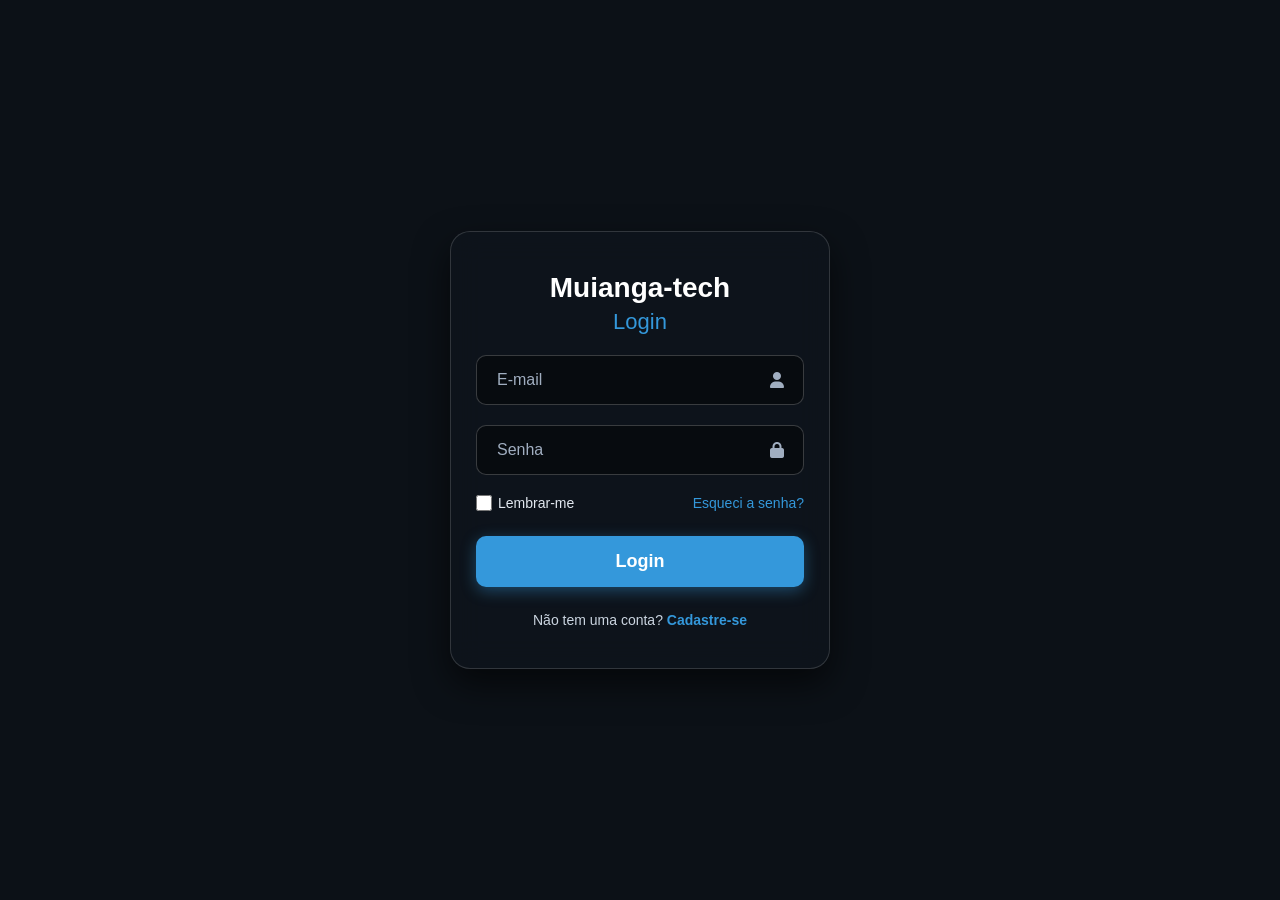
<file: index.html>
<!DOCTYPE html>
<html lang="pt-BR">
<head>
    <meta charset="UTF-8">
    <meta name="viewport" content="width=device-width, initial-scale=1.0">
    <title>Muianga-tech | Portal do Mundo Digital</title>
    <link rel="stylesheet" href="style.css">
    <link rel="stylesheet" href="https://cdnjs.cloudflare.com/ajax/libs/font-awesome/6.4.0/css/all.min.css">
</head>
<body>

    <div class="container">
        
        <div class="form-box" id="loginBox">
            <h2>Muianga-tech<br><span>Login</span></h2>
            
            <form id="loginForm">
                <div class="input-group">
                    <i class="fa-solid fa-user"></i>
                    <input type="email" id="loginEmail" placeholder="E-mail" required>
                </div>
                
                <div class="input-group">
                    <i class="fa-solid fa-lock"></i>
                    <input type="password" id="loginPassword" placeholder="Senha" required>
                </div>
                
                <div class="options">
                    <label><input type="checkbox"> Lembrar-me</label>
                    <a href="#" class="forgot-pass">Esqueci a senha?</a>
                </div>
                
                <button type="submit" class="btn">Login</button>
                
                <p class="switch-text">Não tem uma conta? <a href="#" id="toRegister">Cadastre-se</a></p>
            </form>
        </div>

        <div class="form-box hidden" id="registerBox">
            <h2>Criar Conta</h2>
            
            <form id="registerForm">
                <div class="input-group">
                    <i class="fa-solid fa-user"></i>
                    <input type="text" id="regName" placeholder="Nome Completo" required>
                </div>
                
                <div class="input-group">
                    <i class="fa-solid fa-envelope"></i>
                    <input type="email" id="regEmail" placeholder="E-mail" required>
                </div>
                
                <div class="input-group">
                    <i class="fa-solid fa-lock"></i>
                    <input type="password" id="regPassword" placeholder="Escolha uma Senha" required>
                </div>
                
                <button type="submit" class="btn">Registrar</button>
                
                <p class="switch-text">Já tem uma conta? <a href="#" id="toLogin">Faça Login</a></p>
            </form>
        </div>

    </div>

    <script src="script.js"></script>
</body>
</html>
</file>
<file: style.css>
/* Reset Global */
* {
    margin: 0;
    padding: 0;
    box-sizing: border-box;
    font-family: 'Segoe UI', Roboto, sans-serif;
}

/* Configuração do Corpo e do Teu Fundo Original */
body {
    display: flex;
    justify-content: center;
    align-items: center;
    min-height: 100vh;
    padding: 20px;
    
    /* Cor de segurança escura */
    background-color: #0c1117; 
    
    /* Usa o teu próprio arquivo de imagem que funcionou no print */
     background-image: url('https://images.unsplash.com/photo-1518770660439-4636190af475?q=80&w=1000');

    
    /* Ajustes para a imagem cobrir perfeitamente o ecrã do telemóvel */
    background-position: center;
    background-size: cover;
    background-repeat: no-repeat;
    background-attachment: fixed;
}

/* Container que segura o Card */
.container {
    width: 100%;
    max-width: 380px;
}

/* O Card com o Efeito de Vidro Desfocado Exato da Foto */
.form-box {
    width: 100%;
    /* Mistura de fundo escuro com transparência (60%) */
    background: rgba(15, 22, 30, 0.6); 
    
    /* Aplica o desfoque de fundo na placa de circuito */
    backdrop-filter: blur(15px);
    -webkit-backdrop-filter: blur(15px); 
    
    /* Borda fina e clara para dar o efeito de vidro */
    border: 1px solid rgba(255, 255, 255, 0.15);
    border-radius: 20px;
    padding: 40px 25px;
    box-shadow: 0 15px 35px rgba(0, 0, 0, 0.6);
    transition: all 0.4s ease;
}

/* Títulos */
h2 {
    color: #ffffff;
    font-size: 28px;
    text-align: center;
    margin-bottom: 5px;
    font-weight: 700;
}

h2 span {
    display: block;
    color: #3498db;
    font-size: 22px;
    font-weight: 500;
    margin-top: 5px;
}

/* Grupos de Entrada (Inputs) */
.input-group {
    position: relative;
    width: 100%;
    margin-top: 20px;
}

/* Ícones dentro dos campos à direita */
.input-group i {
    position: absolute;
    right: 20px;
    top: 50%;
    transform: translateY(-50%);
    color: #a0aec0;
    font-size: 16px;
    z-index: 2;
}

/* Inputs Escuros com Texto Branco e Bordas Suaves */
.input-group input {
    width: 100%;
    padding: 15px 45px 15px 20px;
    background: rgba(0, 0, 0, 0.4);
    border: 1px solid rgba(255, 255, 255, 0.2);
    outline: none;
    border-radius: 10px;
    font-size: 16px;
    color: #ffffff;
    transition: all 0.3s;
}

/* Cor do texto de exemplo dentro do input */
.input-group input::placeholder {
    color: #a0aec0;
}

/* Borda azul ao clicar no campo */
.input-group input:focus {
    border-color: #3498db;
    background: rgba(0, 0, 0, 0.6);
    box-shadow: 0 0 10px rgba(52, 152, 219, 0.3);
}

/* Opções (Lembrar-me e Esqueci Senha) - Agora com cores visíveis! */
.options {
    display: flex;
    justify-content: space-between;
    align-items: center;
    color: #e2e8f0; /* Cor clara para ler no fundo escuro */
    font-size: 14px;
    margin-top: 20px;
    margin-bottom: 25px;
}

.options label {
    display: flex;
    align-items: center;
    gap: 6px;
    cursor: pointer;
}

.options input[type="checkbox"] {
    accent-color: #3498db;
    width: 16px;
    height: 16px;
}

.forgot-pass {
    color: #3498db;
    text-decoration: none;
}

.forgot-pass:hover {
    text-decoration: underline;
}

/* Botão Azul Moderno e Chamativo */
.btn {
    width: 100%;
    padding: 15px;
    background: #3498db;
    border: none;
    outline: none;
    border-radius: 10px;
    color: #ffffff;
    font-size: 18px;
    font-weight: 600;
    cursor: pointer;
    transition: all 0.3s ease;
    box-shadow: 0 4px 15px rgba(52, 152, 219, 0.4);
}

.btn:hover {
    background: #2980b9;
    box-shadow: 0 6px 20px rgba(52, 152, 219, 0.6);
}

/* Textos de Alternância (Não tem uma conta? Cadastre-se) */
.switch-text {
    color: #cbd5e1;
    text-align: center;
    margin-top: 25px;
    font-size: 14px;
}

.switch-text a {
    color: #3498db;
    font-weight: 600;
    text-decoration: none;
}

.switch-text a:hover {
    text-decoration: underline;
}

/* Esconder a tela de cadastro inicialmente */
.hidden {
    display: none !important;
}

/* ==========================================
   ESTILOS DO PAINEL DO ALUNO (DASHBOARD)
   ========================================== */

.dashboard-container {
    width: 100%;
    max-width: 1000px;
    min-height: 90vh;
    background: rgba(15, 22, 30, 0.6);
    backdrop-filter: blur(15px);
    -webkit-backdrop-filter: blur(15px);
    border: 1px solid rgba(255, 255, 255, 0.1);
    border-radius: 24px;
    padding: 30px;
    box-shadow: 0 20px 40px rgba(0, 0, 0, 0.6);
    color: #ffffff;
}

/* Cabeçalho */
.dash-header {
    display: flex;
    justify-content: space-between;
    align-items: center;
    border-bottom: 1px solid rgba(255, 255, 255, 0.1);
    padding-bottom: 20px;
    margin-bottom: 30px;
}

.dash-header .logo h2 {
    margin-bottom: 0;
    font-size: 24px;
    background: linear-gradient(45deg, #ffffff, #3498db);
    -webkit-background-clip: text;
    -webkit-text-fill-color: transparent;
}

.user-profile {
    display: flex;
    align-items: center;
    gap: 12px;
    font-size: 16px;
    font-weight: 500;
}

.user-profile i {
    font-size: 24px;
    color: #3498db;
}

.logout-btn {
    background: transparent;
    border: none;
    color: #e74c3c;
    font-size: 18px;
    cursor: pointer;
    padding: 5px 10px;
    transition: transform 0.2s;
}

.logout-btn:hover {
    transform: scale(1.2);
}

/* Banner de Boas-vindas */
.welcome-banner {
    background: rgba(52, 152, 219, 0.1);
    border-left: 4px solid #3498db;
    padding: 20px;
    border-radius: 0 12px 12px 0;
    margin-bottom: 40px;
}

.welcome-banner h3 {
    font-size: 22px;
    margin-bottom: 8px;
}

.welcome-banner p {
    color: #cbd5e1;
    font-size: 15px;
}

/* Grade de Módulos (Responsiva para telemóvel) */
.modules-grid {
    display: grid;
    grid-template-columns: repeat(auto-fit, minmax(250px, 1fr));
    gap: 25px;
}

/* Cards de Estudo */
.module-card {
    background: rgba(0, 0, 0, 0.3);
    border: 1px solid rgba(255, 255, 255, 0.05);
    border-radius: 16px;
    padding: 25px;
    text-align: center;
    transition: transform 0.3s, border-color 0.3s;
}

.module-card:hover {
    transform: translateY(-5px);
    border-color: #3498db;
}

.card-icon {
    width: 60px;
    height: 60px;
    background: rgba(52, 152, 219, 0.2);
    border-radius: 50%;
    display: flex;
    justify-content: center;
    align-items: center;
    margin: 0 auto 20px auto;
}

.card-icon i {
    font-size: 24px;
    color: #3498db;
}

.module-card h4 {
    font-size: 18px;
    margin-bottom: 12px;
    font-weight: 600;
}

.module-card p {
    color: #94a3b8;
    font-size: 14px;
    line-height: 1.5;
    margin-bottom: 20px;
    height: 65px; /* Mantém o alinhamento dos textos */
}

.btn-start {
    width: 100%;
    padding: 12px;
    background: transparent;
    border: 1px solid #3498db;
    border-radius: 8px;
    color: #3498db;
    font-size: 14px;
    font-weight: 600;
    cursor: pointer;
    transition: all 0.2s;
}

.btn-start:hover {
    background: #3498db;
    color: #ffffff;
    box-shadow: 0 4px 15px rgba(52, 152, 219, 0.3);
}
</file>
